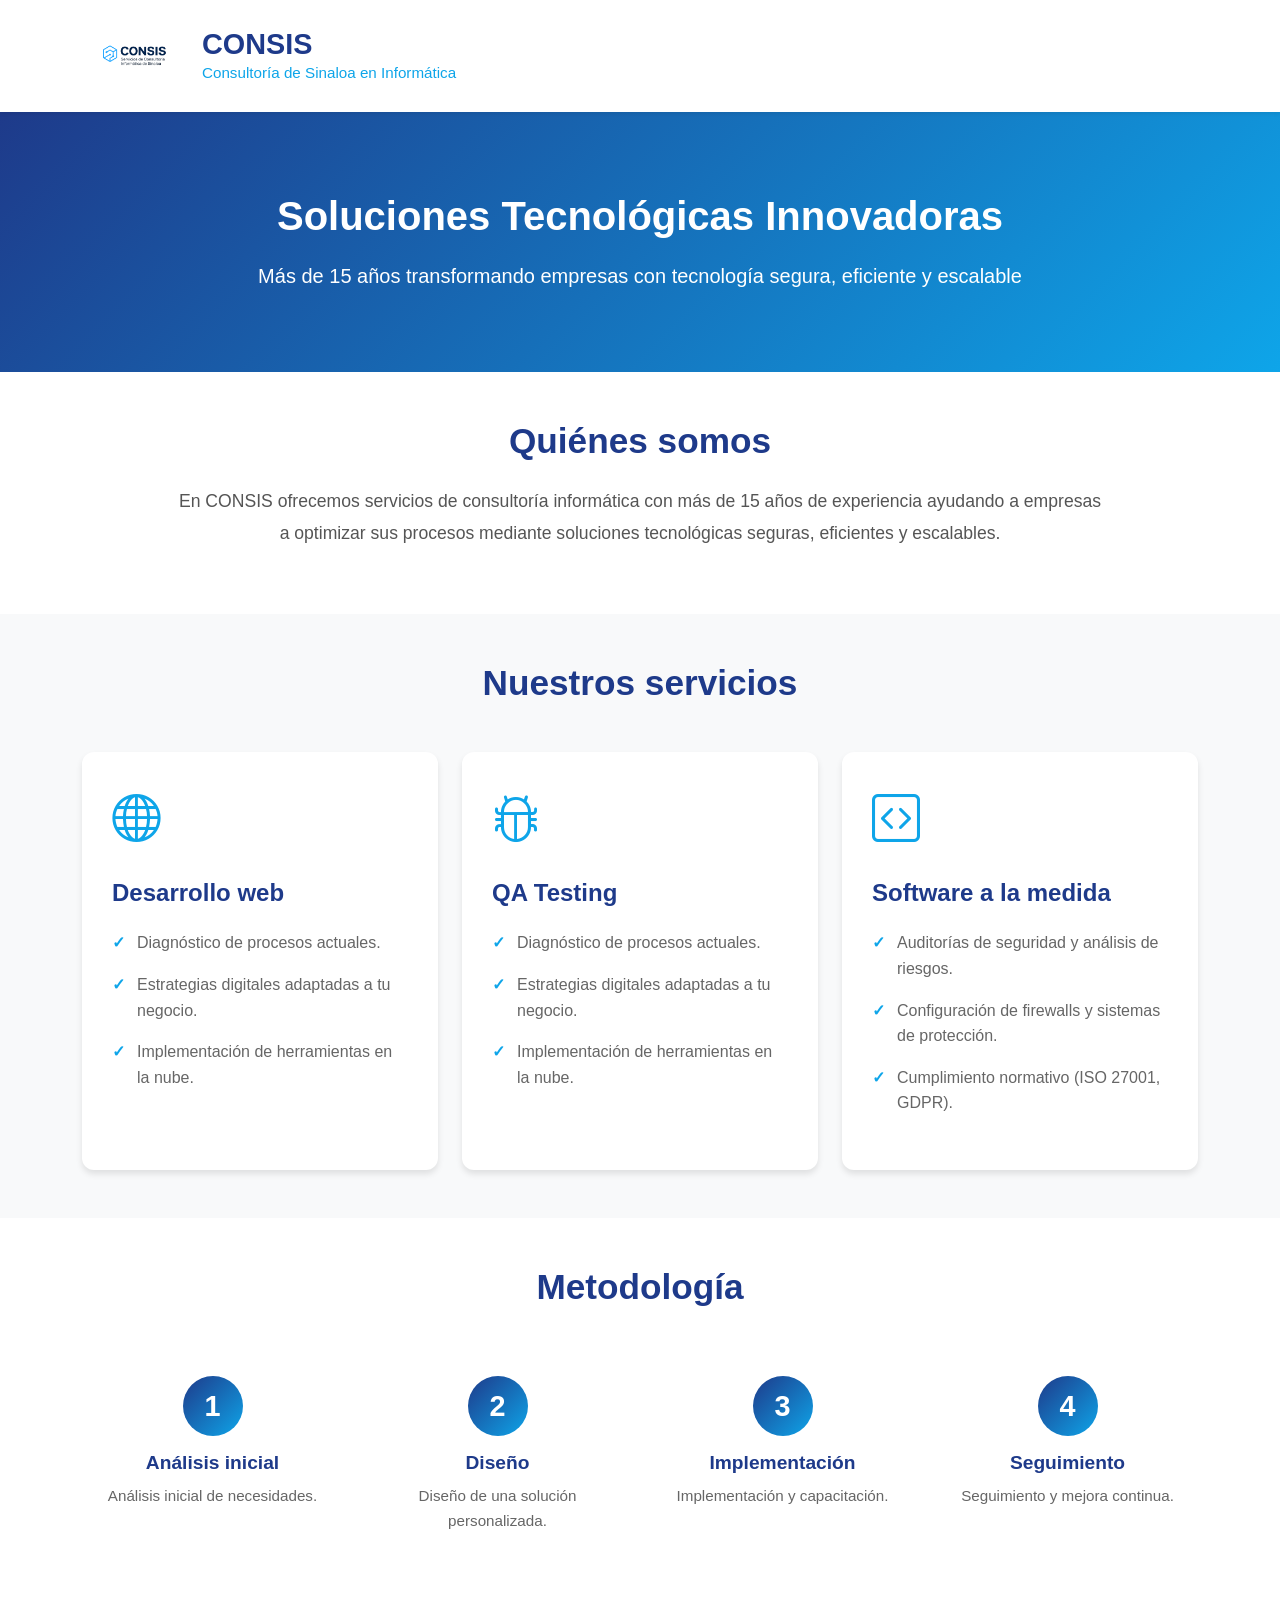
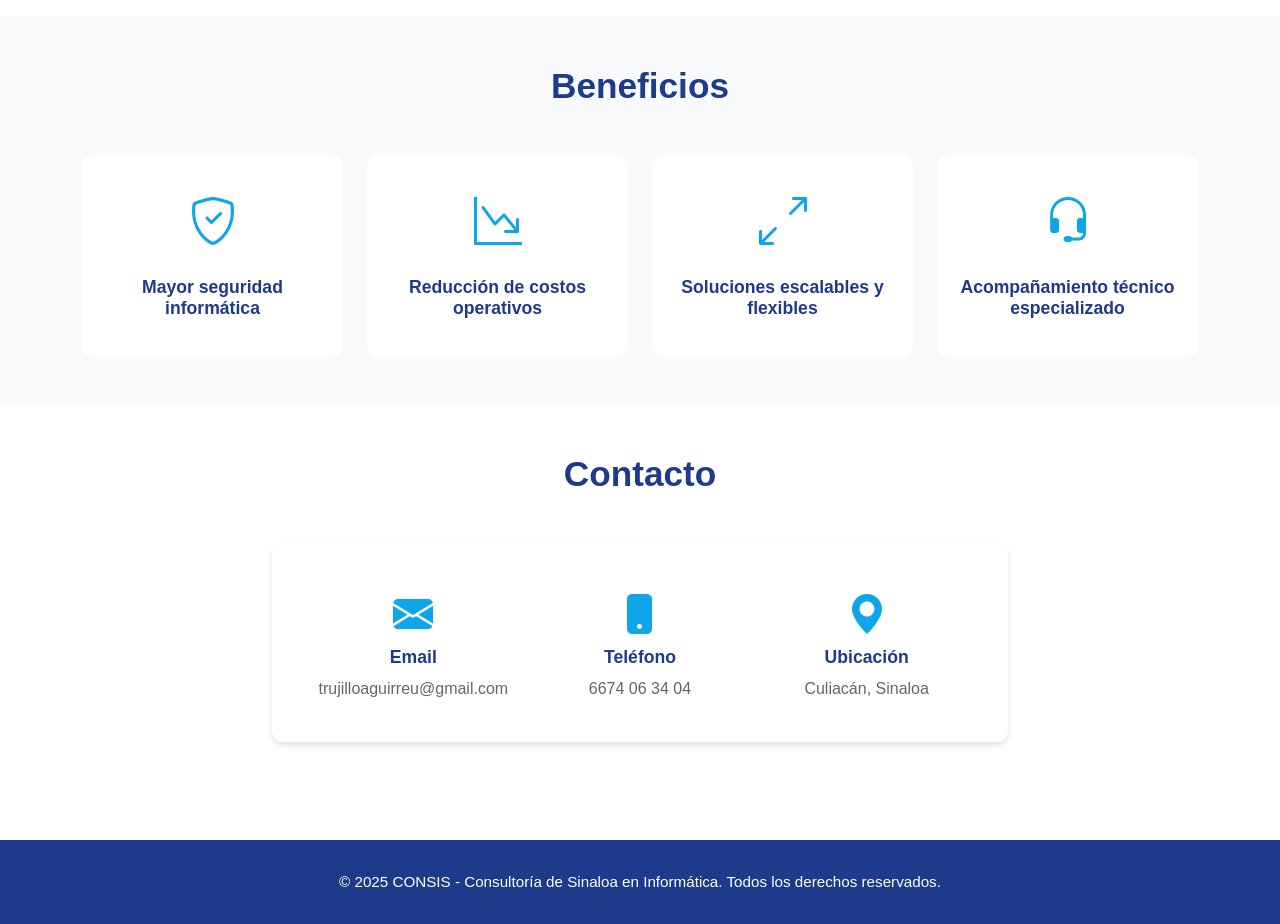
<file: index.html>
<!doctype html>
<html lang="es">

<head>
  <meta charset="UTF-8" />
  <link rel="icon" type="image/png" href="/logo.png" />
  <meta name="viewport" content="width=device-width, initial-scale=1.0" />
  <title>CONSIS - Consultoría de Sinaloa en Informática</title>

  <!-- Bootstrap CSS -->
  <link href="https://cdn.jsdelivr.net/npm/bootstrap@5.3.2/dist/css/bootstrap.min.css" rel="stylesheet">
  <!-- Bootstrap Icons -->
  <link rel="stylesheet" href="https://cdn.jsdelivr.net/npm/bootstrap-icons@1.11.3/font/bootstrap-icons.min.css">
  <!-- Custom CSS -->
  <link rel="stylesheet" href="style.css">
</head>

<body>
  <!-- Header -->
  <header class="header-section">
    <nav class="navbar navbar-expand-lg navbar-light bg-white shadow-sm">
      <div class="container">
        <a class="navbar-brand d-flex align-items-center" href="#">
          <img src="public/logo.png" alt="CONSIS Logo" class="logo-img">
          <div class="brand-text">
            <h1 class="brand-title mb-0">CONSIS</h1>
            <p class="brand-subtitle mb-0">Consultoría de Sinaloa en Informática</p>
          </div>
        </a>
      </div>
    </nav>
  </header>

  <!-- Hero Section -->
  <section class="hero-section">
    <div class="container">
      <div class="row align-items-center">
        <div class="col-lg-12 text-center">
          <h2 class="hero-title">Soluciones Tecnológicas Innovadoras</h2>
          <p class="hero-subtitle">Más de 15 años transformando empresas con tecnología segura, eficiente y escalable
          </p>
        </div>
      </div>
    </div>
  </section>

  <!-- About Section -->
  <section class="about-section py-5">
    <div class="container">
      <div class="row justify-content-center">
        <div class="col-lg-10">
          <h2 class="section-title text-center mb-4">Quiénes somos</h2>
          <p class="section-text text-center">
            En CONSIS ofrecemos servicios de consultoría informática con más de 15 años de experiencia
            ayudando a empresas a optimizar sus procesos mediante soluciones tecnológicas seguras,
            eficientes y escalables.
          </p>
        </div>
      </div>
    </div>
  </section>

  <!-- Services Section -->
  <section class="services-section py-5 bg-light">
    <div class="container">
      <h2 class="section-title text-center mb-5">Nuestros servicios</h2>
      <div class="row g-4">
        <!-- Service 1 -->
        <div class="col-md-4">
          <div class="service-card h-100">
            <div class="service-icon">
              <i class="bi bi-globe"></i>
            </div>
            <h3 class="service-title">Desarrollo web</h3>
            <ul class="service-list">
              <li>Diagnóstico de procesos actuales.</li>
              <li>Estrategias digitales adaptadas a tu negocio.</li>
              <li>Implementación de herramientas en la nube.</li>
            </ul>
          </div>
        </div>

        <!-- Service 2 -->
        <div class="col-md-4">
          <div class="service-card h-100">
            <div class="service-icon">
              <i class="bi bi-bug"></i>
            </div>
            <h3 class="service-title">QA Testing</h3>
            <ul class="service-list">
              <li>Diagnóstico de procesos actuales.</li>
              <li>Estrategias digitales adaptadas a tu negocio.</li>
              <li>Implementación de herramientas en la nube.</li>
            </ul>
          </div>
        </div>

        <!-- Service 3 -->
        <div class="col-md-4">
          <div class="service-card h-100">
            <div class="service-icon">
              <i class="bi bi-code-square"></i>
            </div>
            <h3 class="service-title">Software a la medida</h3>
            <ul class="service-list">
              <li>Auditorías de seguridad y análisis de riesgos.</li>
              <li>Configuración de firewalls y sistemas de protección.</li>
              <li>Cumplimiento normativo (ISO 27001, GDPR).</li>
            </ul>
          </div>
        </div>
      </div>
    </div>
  </section>

  <!-- Methodology Section -->
  <section class="methodology-section py-5">
    <div class="container">
      <h2 class="section-title text-center mb-5">Metodología</h2>
      <div class="row g-4">
        <div class="col-md-6 col-lg-3">
          <div class="methodology-card text-center">
            <div class="methodology-number">1</div>
            <h4 class="methodology-title">Análisis inicial</h4>
            <p class="methodology-text">Análisis inicial de necesidades.</p>
          </div>
        </div>
        <div class="col-md-6 col-lg-3">
          <div class="methodology-card text-center">
            <div class="methodology-number">2</div>
            <h4 class="methodology-title">Diseño</h4>
            <p class="methodology-text">Diseño de una solución personalizada.</p>
          </div>
        </div>
        <div class="col-md-6 col-lg-3">
          <div class="methodology-card text-center">
            <div class="methodology-number">3</div>
            <h4 class="methodology-title">Implementación</h4>
            <p class="methodology-text">Implementación y capacitación.</p>
          </div>
        </div>
        <div class="col-md-6 col-lg-3">
          <div class="methodology-card text-center">
            <div class="methodology-number">4</div>
            <h4 class="methodology-title">Seguimiento</h4>
            <p class="methodology-text">Seguimiento y mejora continua.</p>
          </div>
        </div>
      </div>
    </div>
  </section>

  <!-- Benefits Section -->
  <section class="benefits-section py-5 bg-light">
    <div class="container">
      <h2 class="section-title text-center mb-5">Beneficios</h2>
      <div class="row g-4">
        <div class="col-md-6 col-lg-3">
          <div class="benefit-card text-center">
            <div class="benefit-icon">
              <i class="bi bi-shield-check"></i>
            </div>
            <h4 class="benefit-title">Mayor seguridad informática</h4>
          </div>
        </div>
        <div class="col-md-6 col-lg-3">
          <div class="benefit-card text-center">
            <div class="benefit-icon">
              <i class="bi bi-graph-down-arrow"></i>
            </div>
            <h4 class="benefit-title">Reducción de costos operativos</h4>
          </div>
        </div>
        <div class="col-md-6 col-lg-3">
          <div class="benefit-card text-center">
            <div class="benefit-icon">
              <i class="bi bi-arrows-angle-expand"></i>
            </div>
            <h4 class="benefit-title">Soluciones escalables y flexibles</h4>
          </div>
        </div>
        <div class="col-md-6 col-lg-3">
          <div class="benefit-card text-center">
            <div class="benefit-icon">
              <i class="bi bi-headset"></i>
            </div>
            <h4 class="benefit-title">Acompañamiento técnico especializado</h4>
          </div>
        </div>
      </div>
    </div>
  </section>

  <!-- Contact Section -->
  <section class="contact-section py-5">
    <div class="container">
      <h2 class="section-title text-center mb-5">Contacto</h2>
      <div class="row justify-content-center">
        <div class="col-lg-8">
          <div class="contact-card">
            <div class="row g-4">
              <div class="col-md-4 text-center">
                <div class="contact-item">
                  <i class="bi bi-envelope-fill contact-icon"></i>
                  <h5 class="contact-label">Email</h5>
                  <p class="contact-info">trujilloaguirreu@gmail.com</p>
                </div>
              </div>
              <div class="col-md-4 text-center">
                <div class="contact-item">
                  <i class="bi bi-phone-fill contact-icon"></i>
                  <h5 class="contact-label">Teléfono</h5>
                  <p class="contact-info">6674 06 34 04</p>
                </div>
              </div>
              <div class="col-md-4 text-center">
                <div class="contact-item">
                  <i class="bi bi-geo-alt-fill contact-icon"></i>
                  <h5 class="contact-label">Ubicación</h5>
                  <p class="contact-info">Culiacán, Sinaloa</p>
                </div>
              </div>
            </div>
          </div>
        </div>
      </div>
    </div>
  </section>

  <!-- Footer -->
  <footer class="footer-section">
    <div class="container">
      <div class="row">
        <div class="col-12 text-center">
          <p class="footer-text mb-0">© 2025 CONSIS - Consultoría de Sinaloa en Informática. Todos los derechos
            reservados.</p>
        </div>
      </div>
    </div>
  </footer>

  <!-- Bootstrap JS -->
  <script src="https://cdn.jsdelivr.net/npm/bootstrap@5.3.2/dist/js/bootstrap.bundle.min.js"></script>
</body>

</html>
</file>
<file: style.css>
* {
  margin: 0;
  padding: 0;
  box-sizing: border-box;
}

body {
  font-family: 'Segoe UI', Tahoma, Geneva, Verdana, sans-serif;
  line-height: 1.6;
  color: #333;
  background-color: #fff;
}

.logo-img {
  height: 70px;
  width: auto;
  margin-right: 15px;
}

.brand-text {
  display: flex;
  flex-direction: column;
}

.brand-title {
  font-size: 1.8rem;
  font-weight: 700;
  color: #1e3a8a;
  line-height: 1.2;
}

.brand-subtitle {
  font-size: 0.95rem;
  color: #0ea5e9;
  font-weight: 500;
}

.navbar {
  padding: 1rem 0;
}

.hero-section {
  background: linear-gradient(135deg, #1e3a8a 0%, #0ea5e9 100%);
  padding: 80px 0;
  color: white;
}

.hero-title {
  font-size: 2.5rem;
  font-weight: 700;
  margin-bottom: 20px;
}

.hero-subtitle {
  font-size: 1.25rem;
  font-weight: 300;
  max-width: 800px;
  margin: 0 auto;
}

.section-title {
  font-size: 2.2rem;
  font-weight: 700;
  color: #1e3a8a;
  margin-bottom: 1.5rem;
}

.section-text {
  font-size: 1.1rem;
  color: #555;
  line-height: 1.8;
}

.service-card {
  background: white;
  padding: 30px;
  border-radius: 12px;
  box-shadow: 0 4px 6px rgba(0, 0, 0, 0.1);
  transition: transform 0.3s ease, box-shadow 0.3s ease;
}

.service-card:hover {
  transform: translateY(-10px);
  box-shadow: 0 8px 15px rgba(0, 0, 0, 0.15);
}

.service-icon {
  font-size: 3rem;
  color: #0ea5e9;
  margin-bottom: 20px;
}

.service-title {
  font-size: 1.5rem;
  font-weight: 600;
  color: #1e3a8a;
  margin-bottom: 15px;
}

.service-list {
  list-style: none;
  padding: 0;
  text-align: left;
}

.service-list li {
  padding: 8px 0;
  padding-left: 25px;
  position: relative;
  color: #666;
}

.service-list li:before {
  content: "✓";
  position: absolute;
  left: 0;
  color: #0ea5e9;
  font-weight: bold;
}

.methodology-card {
  padding: 20px;
  transition: transform 0.3s ease;
}

.methodology-card:hover {
  transform: scale(1.05);
}

.methodology-number {
  width: 60px;
  height: 60px;
  background: linear-gradient(135deg, #1e3a8a 0%, #0ea5e9 100%);
  color: white;
  border-radius: 50%;
  display: flex;
  align-items: center;
  justify-content: center;
  font-size: 1.8rem;
  font-weight: 700;
  margin: 0 auto 15px;
}

.methodology-title {
  font-size: 1.2rem;
  font-weight: 600;
  color: #1e3a8a;
  margin-bottom: 10px;
}

.methodology-text {
  color: #666;
  font-size: 0.95rem;
}

.benefit-card {
  padding: 30px 20px;
  background: white;
  border-radius: 12px;
  transition: transform 0.3s ease, box-shadow 0.3s ease;
}

.benefit-card:hover {
  transform: translateY(-5px);
  box-shadow: 0 6px 12px rgba(0, 0, 0, 0.1);
}

.benefit-icon {
  font-size: 3rem;
  color: #0ea5e9;
  margin-bottom: 15px;
}

.benefit-title {
  font-size: 1.1rem;
  font-weight: 600;
  color: #1e3a8a;
}

.contact-card {
  background: white;
  padding: 40px;
  border-radius: 12px;
  box-shadow: 0 4px 6px rgba(0, 0, 0, 0.1);
}

.contact-icon {
  font-size: 2.5rem;
  color: #0ea5e9;
  margin-bottom: 15px;
}

.contact-label {
  font-size: 1.1rem;
  font-weight: 600;
  color: #1e3a8a;
  margin-bottom: 8px;
}

.contact-info {
  color: #666;
  font-size: 1rem;
  margin: 0;
}

.footer-section {
  background-color: #1e3a8a;
  color: white;
  padding: 30px 0;
  margin-top: 50px;
}

.footer-text {
  font-size: 0.95rem;
}

@media (max-width: 768px) {
  .logo-img {
    height: 50px;
  }

  .brand-title {
    font-size: 1.3rem;
  }

  .brand-subtitle {
    font-size: 0.8rem;
  }

  .hero-title {
    font-size: 1.8rem;
  }

  .hero-subtitle {
    font-size: 1rem;
  }

  .section-title {
    font-size: 1.8rem;
  }

  .service-title {
    font-size: 1.3rem;
  }

  .contact-card {
    padding: 25px;
  }
}

@media (max-width: 576px) {
  .hero-section {
    padding: 50px 0;
  }

  .navbar-brand {
    flex-direction: column;
    align-items: flex-start !important;
  }

  .logo-img {
    margin-bottom: 10px;
  }
}
</file>
